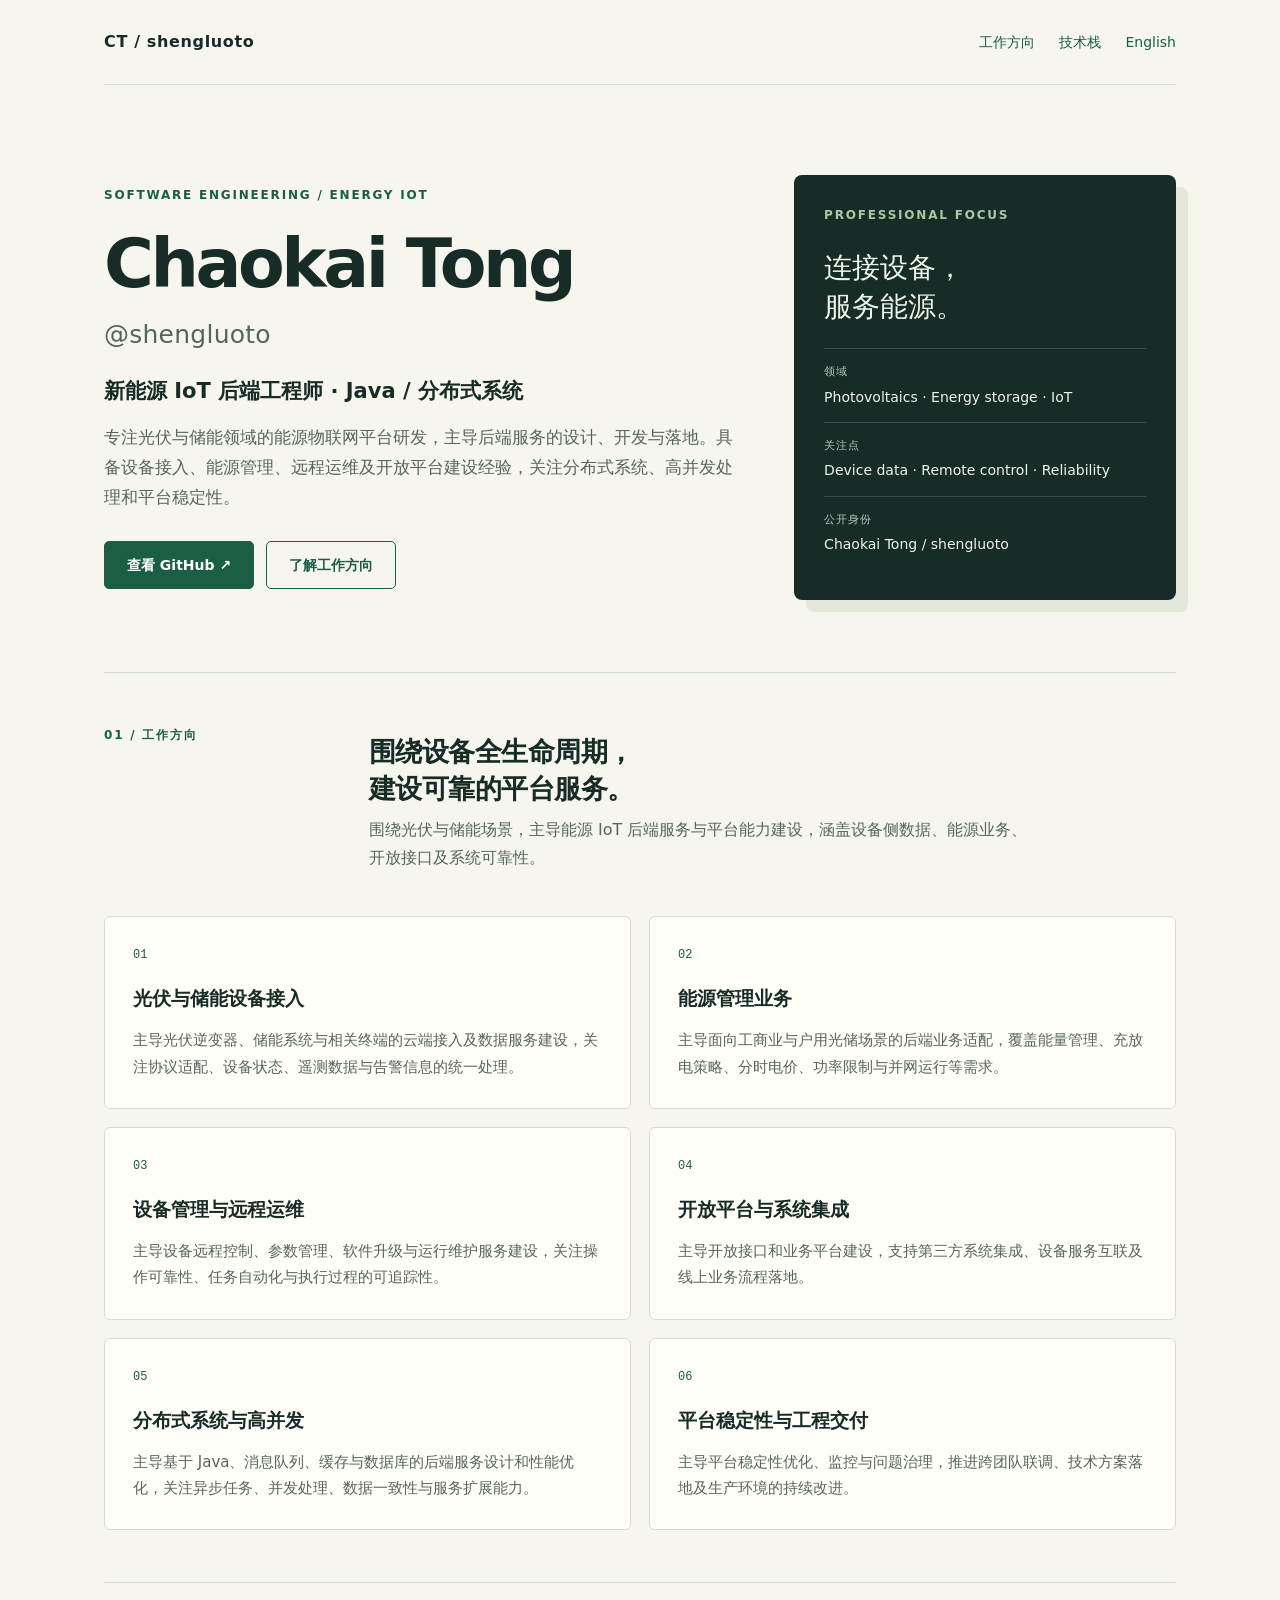
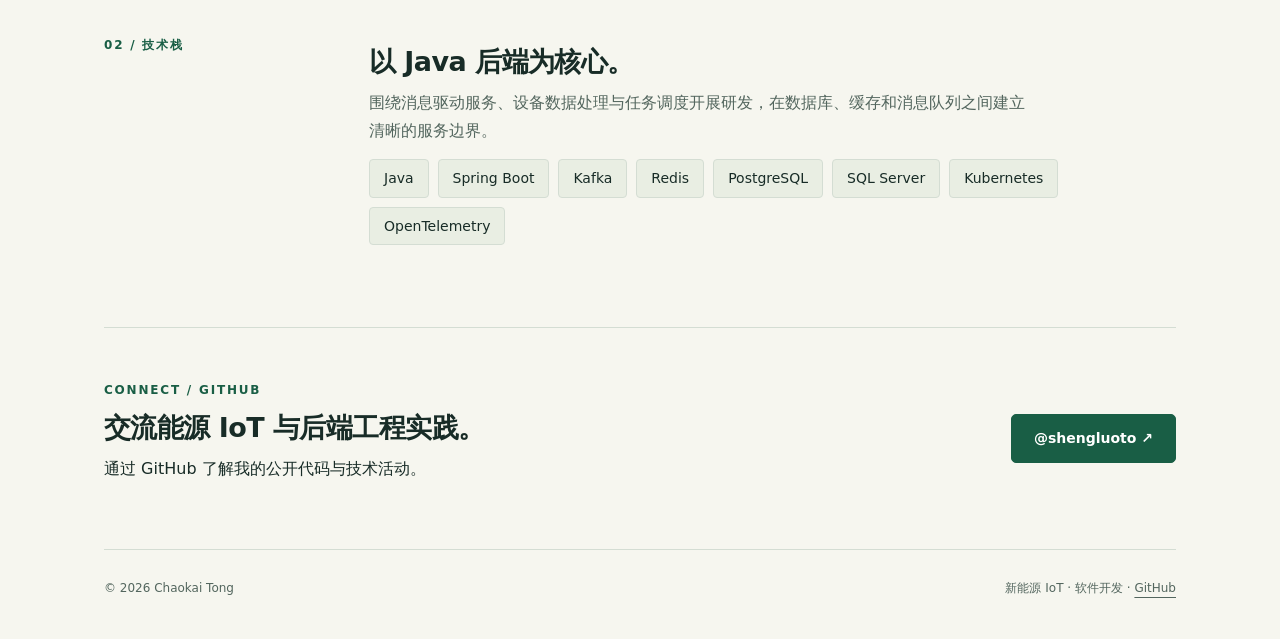
<file: index.html>
<!doctype html>
<html lang="zh-CN"><head><meta charset="utf-8"><meta name="viewport" content="width=device-width,initial-scale=1"><title>Chaokai Tong｜新能源 IoT 后端工程师｜Java · 分布式系统</title><meta name="description" content="Chaokai Tong（shengluoto），新能源 IoT 后端工程师。专注光伏、储能、能源管理、设备接入、远程运维、开放平台及 Java 分布式系统研发。"><meta name="author" content="Chaokai Tong"><meta name="robots" content="index,follow"><meta name="theme-color" content="#195e45"><link rel="canonical" href="https://shengluoto.github.io/"><link rel="alternate" hreflang="zh-CN" href="https://shengluoto.github.io/"><link rel="alternate" hreflang="en" href="https://shengluoto.github.io/en/"><link rel="alternate" hreflang="x-default" href="https://shengluoto.github.io/"><meta property="og:type" content="profile"><meta property="og:title" content="Chaokai Tong｜新能源 IoT 后端工程师｜Java · 分布式系统"><meta property="og:description" content="Chaokai Tong（shengluoto），新能源 IoT 后端工程师。专注光伏、储能、能源管理、设备接入、远程运维、开放平台及 Java 分布式系统研发。"><meta property="og:url" content="https://shengluoto.github.io/"><meta property="og:site_name" content="Chaokai Tong / shengluoto"><meta name="twitter:card" content="summary"><link rel="icon" href="./favicon.svg" type="image/svg+xml"><link rel="stylesheet" href="./style.css"><script type="application/ld+json">{"@context": "https://schema.org", "@type": "Person", "@id": "https://shengluoto.github.io/#person", "name": "Chaokai Tong", "alternateName": ["shengluoto"], "url": "https://shengluoto.github.io/", "sameAs": ["https://github.com/shengluoto"], "jobTitle": "Energy IoT Backend Engineer", "knowsAbout": ["Java", "Spring Boot", "Distributed Systems", "Kafka", "Redis", "Photovoltaics", "Energy Storage", "Energy Management", "Internet of Things"], "description": "Chaokai Tong（shengluoto），新能源 IoT 后端工程师。专注光伏、储能、能源管理、设备接入、远程运维、开放平台及 Java 分布式系统研发。"}</script></head>
<body><a class="skip" href="#main">跳转到正文</a><div class="wrap"><header><a class="brand" href="./">CT / shengluoto</a><nav aria-label="主导航"><a href="#work">工作方向</a><a href="#stack">技术栈</a><a href="./en/" lang="en">English</a></nav></header>
<main id="main"><div class="hero"><div><div class="eyebrow">Software engineering / Energy IoT</div><h1>Chaokai Tong<small>@shengluoto</small></h1><p class="role">新能源 IoT 后端工程师 · Java / 分布式系统</p><p class="intro">专注光伏与储能领域的能源物联网平台研发，主导后端服务的设计、开发与落地。具备设备接入、能源管理、远程运维及开放平台建设经验，关注分布式系统、高并发处理和平台稳定性。</p><div class="actions"><a class="button primary" href="https://github.com/shengluoto" rel="me">查看 GitHub ↗</a><a class="button" href="#work">了解工作方向</a></div></div><aside class="identity" aria-label="专业方向"><div class="eyebrow">Professional focus</div><p class="big">连接设备，<br>服务能源。</p><dl><div><dt>领域</dt><dd>Photovoltaics · Energy storage · IoT</dd></div><div><dt>关注点</dt><dd>Device data · Remote control · Reliability</dd></div><div><dt>公开身份</dt><dd>Chaokai Tong / shengluoto</dd></div></dl></aside></div>
<section id="work"><div class="section-head"><div class="eyebrow">01 / 工作方向</div><div><h2>围绕设备全生命周期，<br>建设可靠的平台服务。</h2><p>围绕光伏与储能场景，主导能源 IoT 后端服务与平台能力建设，涵盖设备侧数据、能源业务、开放接口及系统可靠性。</p></div></div><div class="work-grid"><article class="work"><span class="number">01</span><h3>光伏与储能设备接入</h3><p>主导光伏逆变器、储能系统与相关终端的云端接入及数据服务建设，关注协议适配、设备状态、遥测数据与告警信息的统一处理。</p></article><article class="work"><span class="number">02</span><h3>能源管理业务</h3><p>主导面向工商业与户用光储场景的后端业务适配，覆盖能量管理、充放电策略、分时电价、功率限制与并网运行等需求。</p></article><article class="work"><span class="number">03</span><h3>设备管理与远程运维</h3><p>主导设备远程控制、参数管理、软件升级与运行维护服务建设，关注操作可靠性、任务自动化与执行过程的可追踪性。</p></article><article class="work"><span class="number">04</span><h3>开放平台与系统集成</h3><p>主导开放接口和业务平台建设，支持第三方系统集成、设备服务互联及线上业务流程落地。</p></article><article class="work"><span class="number">05</span><h3>分布式系统与高并发</h3><p>主导基于 Java、消息队列、缓存与数据库的后端服务设计和性能优化，关注异步任务、并发处理、数据一致性与服务扩展能力。</p></article><article class="work"><span class="number">06</span><h3>平台稳定性与工程交付</h3><p>主导平台稳定性优化、监控与问题治理，推进跨团队联调、技术方案落地及生产环境的持续改进。</p></article></div></section>
<section id="stack"><div class="section-head"><div class="eyebrow">02 / 技术栈</div><div><h2>以 Java 后端为核心。</h2><p>围绕消息驱动服务、设备数据处理与任务调度开展研发，在数据库、缓存和消息队列之间建立清晰的服务边界。</p><div class="tags"><span>Java</span><span>Spring Boot</span><span>Kafka</span><span>Redis</span><span>PostgreSQL</span><span>SQL Server</span><span>Kubernetes</span><span>OpenTelemetry</span></div></div></div></section>

<section class="contact"><div><div class="eyebrow">Connect / GitHub</div><h2>交流能源 IoT 与后端工程实践。</h2><p>通过 GitHub 了解我的公开代码与技术活动。</p></div><a class="button primary" href="https://github.com/shengluoto">@shengluoto ↗</a></section></main><footer><span>© 2026 Chaokai Tong</span><span>新能源 IoT · 软件开发 · <a href="https://github.com/shengluoto">GitHub</a></span></footer></div></body></html>
</file>
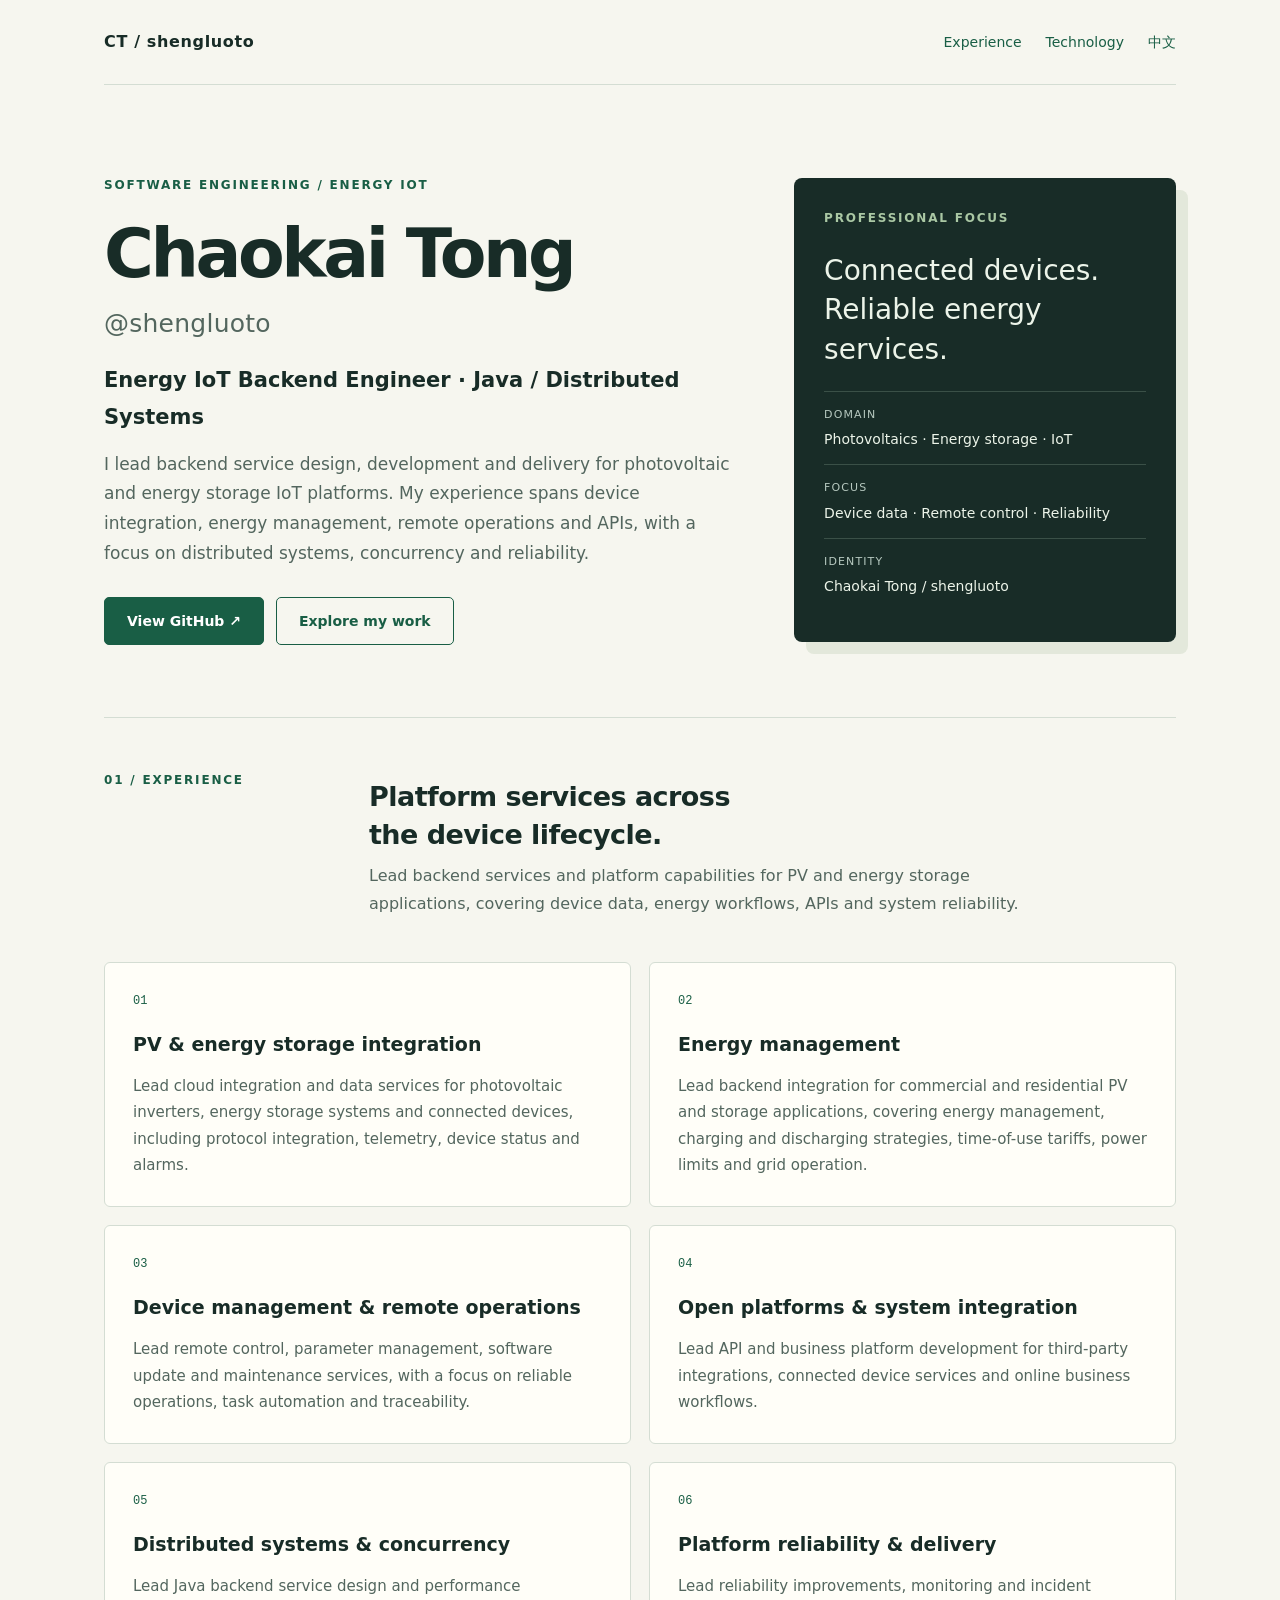
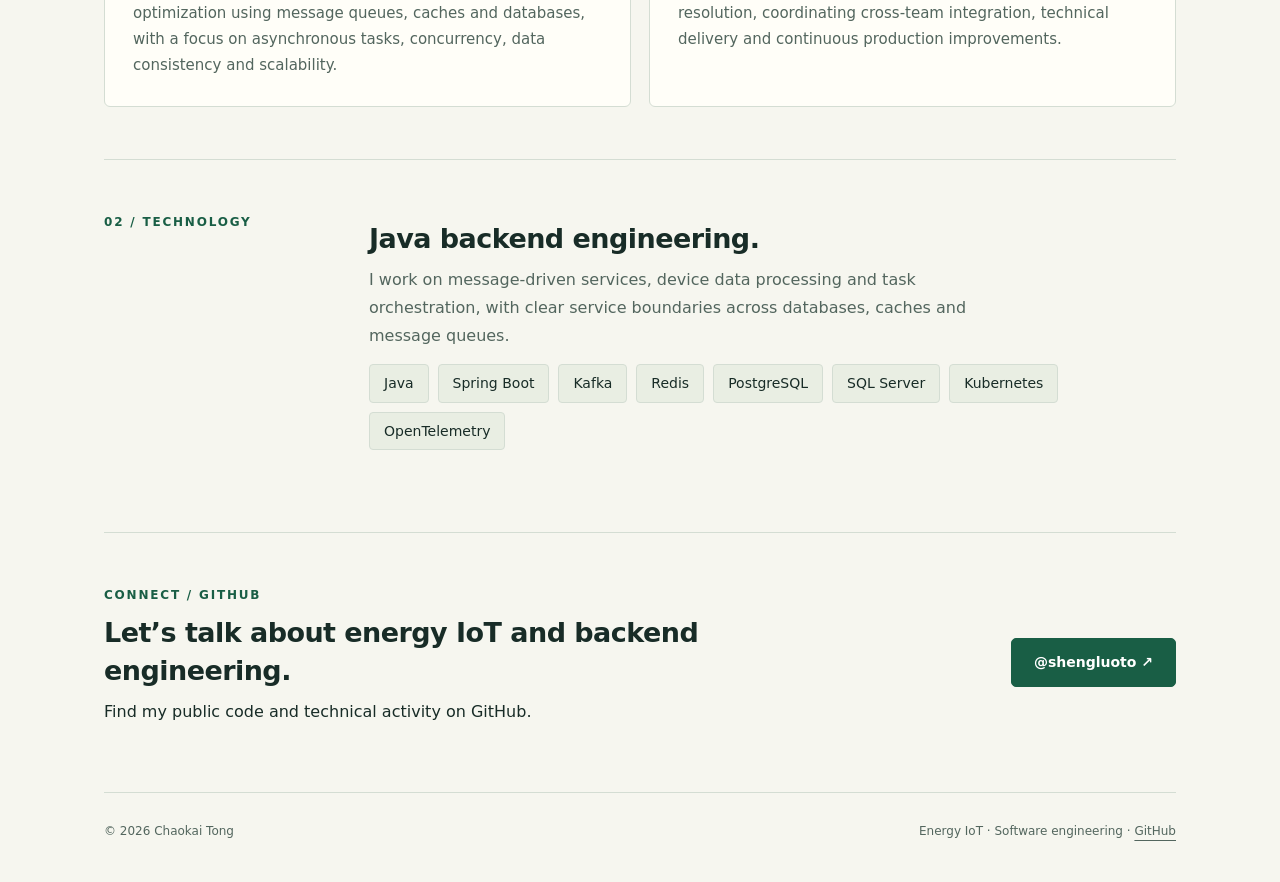
<file: en/index.html>
<!doctype html>
<html lang="en"><head><meta charset="utf-8"><meta name="viewport" content="width=device-width,initial-scale=1"><title>Chaokai Tong | Energy IoT Backend Engineer | Java & Distributed Systems</title><meta name="description" content="Chaokai Tong (shengluoto), Energy IoT Backend Engineer focused on photovoltaics, energy storage, energy management, device integration, remote operations, APIs, Java and distributed systems."><meta name="author" content="Chaokai Tong"><meta name="robots" content="index,follow"><meta name="theme-color" content="#195e45"><link rel="canonical" href="https://shengluoto.github.io/en/"><link rel="alternate" hreflang="zh-CN" href="https://shengluoto.github.io/"><link rel="alternate" hreflang="en" href="https://shengluoto.github.io/en/"><link rel="alternate" hreflang="x-default" href="https://shengluoto.github.io/"><meta property="og:type" content="profile"><meta property="og:title" content="Chaokai Tong | Energy IoT Backend Engineer | Java & Distributed Systems"><meta property="og:description" content="Chaokai Tong (shengluoto), Energy IoT Backend Engineer focused on photovoltaics, energy storage, energy management, device integration, remote operations, APIs, Java and distributed systems."><meta property="og:url" content="https://shengluoto.github.io/en/"><meta property="og:site_name" content="Chaokai Tong / shengluoto"><meta name="twitter:card" content="summary"><link rel="icon" href="../favicon.svg" type="image/svg+xml"><link rel="stylesheet" href="../style.css"><script type="application/ld+json">{"@context": "https://schema.org", "@type": "Person", "@id": "https://shengluoto.github.io/#person", "name": "Chaokai Tong", "alternateName": ["shengluoto"], "url": "https://shengluoto.github.io/", "sameAs": ["https://github.com/shengluoto"], "jobTitle": "Energy IoT Backend Engineer", "knowsAbout": ["Java", "Spring Boot", "Distributed Systems", "Kafka", "Redis", "Photovoltaics", "Energy Storage", "Energy Management", "Internet of Things"], "description": "Chaokai Tong (shengluoto), Energy IoT Backend Engineer focused on photovoltaics, energy storage, energy management, device integration, remote operations, APIs, Java and distributed systems."}</script></head>
<body><a class="skip" href="#main">Skip to content</a><div class="wrap"><header><a class="brand" href="../">CT / shengluoto</a><nav aria-label="Main navigation"><a href="#work">Experience</a><a href="#stack">Technology</a><a href="../" lang="zh-CN">中文</a></nav></header>
<main id="main"><div class="hero"><div><div class="eyebrow">Software engineering / Energy IoT</div><h1>Chaokai Tong<small>@shengluoto</small></h1><p class="role">Energy IoT Backend Engineer · Java / Distributed Systems</p><p class="intro">I lead backend service design, development and delivery for photovoltaic and energy storage IoT platforms. My experience spans device integration, energy management, remote operations and APIs, with a focus on distributed systems, concurrency and reliability.</p><div class="actions"><a class="button primary" href="https://github.com/shengluoto" rel="me">View GitHub ↗</a><a class="button" href="#work">Explore my work</a></div></div><aside class="identity" aria-label="Professional focus"><div class="eyebrow">Professional focus</div><p class="big">Connected devices.<br>Reliable energy services.</p><dl><div><dt>DOMAIN</dt><dd>Photovoltaics · Energy storage · IoT</dd></div><div><dt>FOCUS</dt><dd>Device data · Remote control · Reliability</dd></div><div><dt>IDENTITY</dt><dd>Chaokai Tong / shengluoto</dd></div></dl></aside></div>
<section id="work"><div class="section-head"><div class="eyebrow">01 / Experience</div><div><h2>Platform services across<br>the device lifecycle.</h2><p>Lead backend services and platform capabilities for PV and energy storage applications, covering device data, energy workflows, APIs and system reliability.</p></div></div><div class="work-grid"><article class="work"><span class="number">01</span><h3>PV & energy storage integration</h3><p>Lead cloud integration and data services for photovoltaic inverters, energy storage systems and connected devices, including protocol integration, telemetry, device status and alarms.</p></article><article class="work"><span class="number">02</span><h3>Energy management</h3><p>Lead backend integration for commercial and residential PV and storage applications, covering energy management, charging and discharging strategies, time-of-use tariffs, power limits and grid operation.</p></article><article class="work"><span class="number">03</span><h3>Device management & remote operations</h3><p>Lead remote control, parameter management, software update and maintenance services, with a focus on reliable operations, task automation and traceability.</p></article><article class="work"><span class="number">04</span><h3>Open platforms & system integration</h3><p>Lead API and business platform development for third-party integrations, connected device services and online business workflows.</p></article><article class="work"><span class="number">05</span><h3>Distributed systems & concurrency</h3><p>Lead Java backend service design and performance optimization using message queues, caches and databases, with a focus on asynchronous tasks, concurrency, data consistency and scalability.</p></article><article class="work"><span class="number">06</span><h3>Platform reliability & delivery</h3><p>Lead reliability improvements, monitoring and incident resolution, coordinating cross-team integration, technical delivery and continuous production improvements.</p></article></div></section>
<section id="stack"><div class="section-head"><div class="eyebrow">02 / Technology</div><div><h2>Java backend engineering.</h2><p>I work on message-driven services, device data processing and task orchestration, with clear service boundaries across databases, caches and message queues.</p><div class="tags"><span>Java</span><span>Spring Boot</span><span>Kafka</span><span>Redis</span><span>PostgreSQL</span><span>SQL Server</span><span>Kubernetes</span><span>OpenTelemetry</span></div></div></div></section>

<section class="contact"><div><div class="eyebrow">Connect / GitHub</div><h2>Let’s talk about energy IoT and backend engineering.</h2><p>Find my public code and technical activity on GitHub.</p></div><a class="button primary" href="https://github.com/shengluoto">@shengluoto ↗</a></section></main><footer><span>© 2026 Chaokai Tong</span><span>Energy IoT · Software engineering · <a href="https://github.com/shengluoto">GitHub</a></span></footer></div></body></html>
</file>
<file: style.css>
:root{--bg:#f6f6ef;--ink:#182c27;--muted:#53665e;--line:#d4ddd3;--green:#195e45;--card:#fffef8}*{box-sizing:border-box}html{scroll-behavior:smooth;scroll-padding-top:24px}body{margin:0;background:var(--bg);color:var(--ink);font-family:system-ui,-apple-system,BlinkMacSystemFont,"Segoe UI","PingFang SC","Microsoft YaHei",sans-serif;line-height:1.75}a{color:var(--green);text-underline-offset:5px}a:hover{text-decoration:underline}a:focus-visible{outline:3px solid #af742f;outline-offset:5px}.skip{position:absolute;left:16px;top:-100px;background:white;padding:10px;z-index:3}.skip:focus{top:10px}.wrap{max-width:1160px;margin:auto;padding:0 44px}header{display:flex;align-items:center;justify-content:space-between;padding:28px 0;border-bottom:1px solid var(--line);gap:24px}.brand{font-weight:700;letter-spacing:.04em;text-decoration:none;color:var(--ink)}nav{display:flex;flex-wrap:wrap;gap:24px;font-size:14px}nav a{text-decoration:none}.hero{display:grid;grid-template-columns:1.65fr 1fr;gap:60px;padding:90px 0 72px;align-items:center}.eyebrow{font-size:12px;letter-spacing:.15em;font-weight:700;color:var(--green);text-transform:uppercase}h1{font-size:68px;letter-spacing:-.05em;line-height:1.12;margin:20px 0 16px}h1 small{display:block;font-size:25px;font-weight:400;letter-spacing:.01em;margin-top:18px;color:var(--muted)}.role{font-size:21px;font-weight:600;margin:24px 0 14px}.intro{color:var(--muted);max-width:630px;font-size:17px}.actions{display:flex;gap:12px;flex-wrap:wrap;margin-top:28px}.button{border:1px solid var(--green);padding:11px 22px;border-radius:5px;text-decoration:none;font-size:14px;font-weight:600}.primary{background:var(--green);color:#fff}.button:hover{opacity:.85;text-decoration:none}.note{font-size:12px;color:var(--muted);margin-top:18px}.identity{background:var(--ink);color:#ecf4e9;padding:30px;border-radius:8px;box-shadow:12px 12px 0 #e3e8db}.identity .eyebrow{color:#aac8a4}.identity .big{font-size:28px;font-weight:500;line-height:1.4;margin:22px 0}.identity dl{margin:0}.identity dl div{padding:13px 0;border-top:1px solid #3a5047}.identity dt{font-size:11px;letter-spacing:.1em;color:#b6c8bf}.identity dd{margin:3px 0 0;font-size:14px}section{border-top:1px solid var(--line);padding:52px 0}.section-head{display:grid;grid-template-columns:230px 1fr;gap:35px;margin-bottom:30px}h2{font-size:27px;line-height:1.4;letter-spacing:-.02em;margin:8px 0}h3{font-size:19px;margin:0 0 12px}p{margin:0 0 14px}.section-head p{color:var(--muted);max-width:660px}.work-grid{display:grid;grid-template-columns:repeat(2,1fr);gap:18px}.work{padding:28px;background:var(--card);border:1px solid var(--line);border-radius:6px}.number{display:block;font-size:12px;color:var(--green);margin-bottom:16px;font-family:monospace}.work p{color:var(--muted);font-size:15px;margin:0}.tags{display:flex;gap:9px;flex-wrap:wrap}.tags span{font-size:14px;background:#e9eee3;border:1px solid var(--line);border-radius:4px;padding:6px 14px}.research{display:grid;grid-template-columns:120px 1fr;gap:24px;padding:24px 0;border-top:1px solid var(--line)}.research:first-of-type{border-top:0}.research .year{font-family:monospace;color:var(--green);font-size:16px}.research p{font-size:14px;color:var(--muted)}.research a{font-size:14px}.contact{display:flex;justify-content:space-between;align-items:center;gap:24px}.contact h2{max-width:620px}footer{padding:28px 0 40px;border-top:1px solid var(--line);font-size:12px;color:var(--muted);display:flex;justify-content:space-between;gap:16px}footer a{color:var(--muted)}@media(max-width:850px){.hero{grid-template-columns:1fr;gap:36px;padding:52px 0}.identity{max-width:500px}.section-head{grid-template-columns:1fr;gap:10px}h1{font-size:54px}.wrap{padding:0 26px}}@media(max-width:520px){header{align-items:flex-start;gap:16px}nav{gap:12px;font-size:12px;justify-content:flex-end}.wrap{padding:0 20px}h1{font-size:46px}.role{font-size:18px}.work-grid{grid-template-columns:1fr}.work{padding:23px}.research{grid-template-columns:1fr;gap:8px}.contact{display:block}.contact .button{display:inline-block;margin-top:12px}footer{flex-direction:column}.identity{box-shadow:7px 7px 0 #e3e8db}section{padding:38px 0}}@media(prefers-reduced-motion:reduce){html{scroll-behavior:auto}}
</file>
